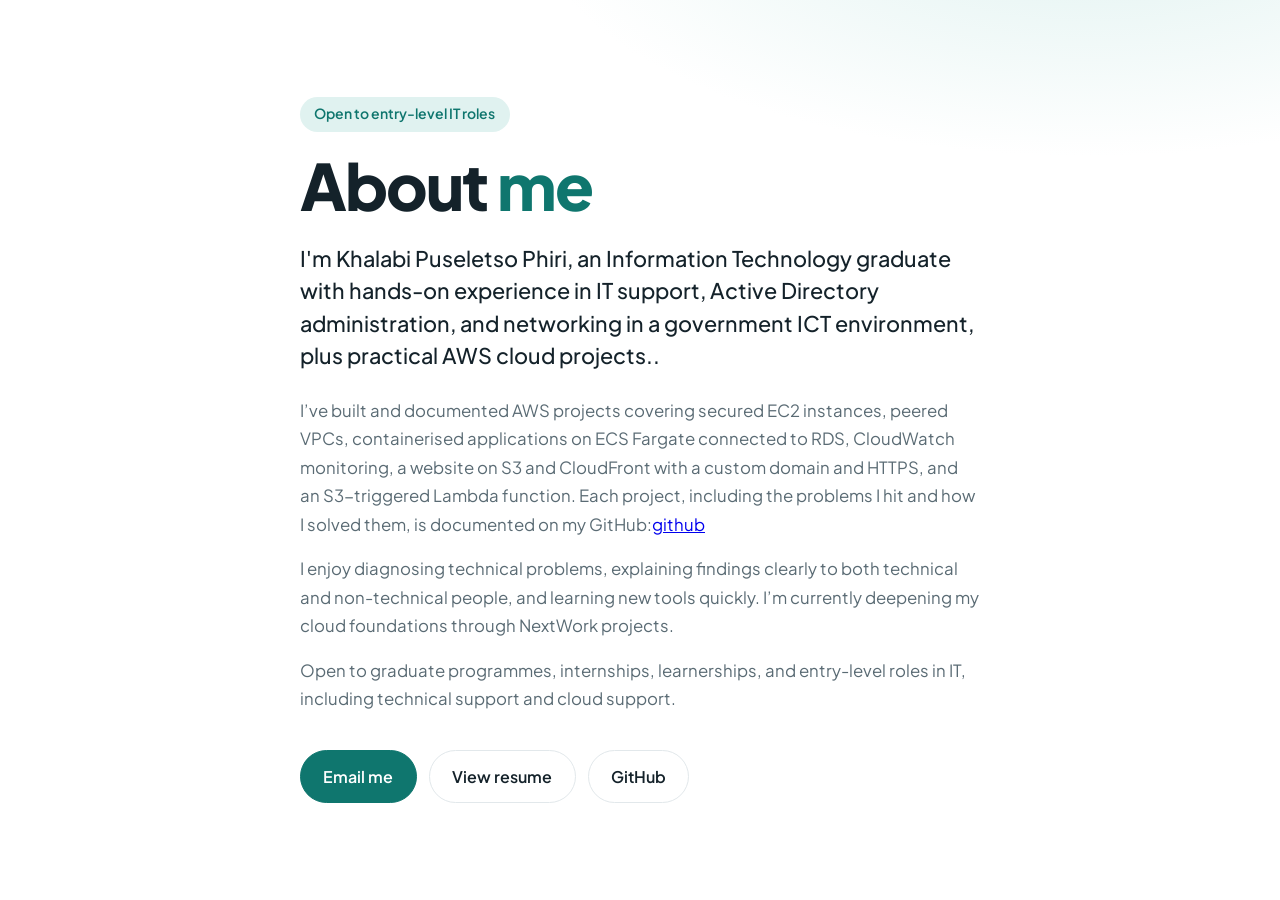
<file: about-me-design/about.html>
<!DOCTYPE html>
<html lang="en">
<head>
  <meta charset="UTF-8">
  <meta name="viewport" content="width=device-width, initial-scale=1">
  <title>About | Khalabi Puseletso Phiri</title>
  <meta name="description" content="About Khalabi Puseletso Phiri: Information Technology graduate with IT support, Active Directory, networking and hands-on AWS cloud experience.">
  <link rel="preconnect" href="https://fonts.googleapis.com">
  <link rel="preconnect" href="https://fonts.gstatic.com" crossorigin>
  <link href="https://fonts.googleapis.com/css2?family=Plus+Jakarta+Sans:wght@400;500;600;800&display=swap" rel="stylesheet">
  <link rel="stylesheet" href="about.css">
</head>
<body>

  <main class="about">
    <p class="badge">Open to entry-level IT roles</p>

    <h1>About <span>me</span></h1>

    <p class="lead">I'm Khalabi Puseletso Phiri, an Information Technology graduate with hands-on experience in IT support, Active Directory administration, and networking in a government ICT environment, plus practical AWS cloud projects..</p>

    <p>I’ve built and documented AWS projects covering secured EC2 instances, peered VPCs, containerised applications on ECS Fargate connected to RDS, CloudWatch monitoring, a website on S3 and CloudFront with a custom domain and HTTPS, and an S3-triggered Lambda function. Each project, including the problems I hit and how I solved them, is documented on my GitHub:<a href="github.com/PuseletsoPhiri/aws-cloud-portfolio">github</a></p>

    <p>I enjoy diagnosing technical problems, explaining findings clearly to both technical and non-technical people, and learning new tools quickly. I’m currently deepening my cloud foundations through NextWork projects.</p>

    <p>Open to graduate programmes, internships, learnerships, and entry-level roles in IT, including technical support and cloud support.</p>

    <div class="actions">
      <a class="btn primary" href="mailto:khalabiphiri@protonmail.com">Email me</a>
      <a class="btn" href="index.html">View resume</a>
      <a class="btn" href="https://github.com/PuseletsoPhiri" target="_blank" rel="noopener noreferrer">GitHub</a>
    </div>
  </main>

</body>
</html>
</file>
<file: about-me-design/about.css>
:root {
  --bg: #ffffff;
  --text: #14222a;
  --muted: #5a6b74;
  --border: #e2e8eb;
  --accent: #0f766e;
  --accent-hover: #115e59;
  --accent-soft: #e0f2f0;
  --on-accent: #ffffff;
  --font: "Plus Jakarta Sans", system-ui, -apple-system, "Segoe UI", Roboto, Arial, sans-serif;
}

@media (prefers-color-scheme: dark) {
  :root {
    --bg: #0d1519;
    --text: #e8eff1;
    --muted: #9bacb3;
    --border: #253640;
    --accent: #2dd4bf;
    --accent-hover: #5eead4;
    --accent-soft: #123a3a;
    --on-accent: #06201e;
  }
}

* {
  box-sizing: border-box;
}

body {
  display: grid;
  place-items: center;
  min-height: 100vh;
  margin: 0;
  padding: 2rem 1.5rem;
  background:
    radial-gradient(50rem 22rem at 85% -10%, var(--accent-soft), transparent 70%),
    var(--bg);
  color: var(--text);
  font-family: var(--font);
  line-height: 1.7;
  -webkit-font-smoothing: antialiased;
}

h1, p {
  margin: 0;
}

.about {
  width: 100%;
  max-width: 680px;
}

.badge {
  display: inline-block;
  margin-bottom: 1.25rem;
  padding: 0.35rem 0.9rem;
  border-radius: 999px;
  background: var(--accent-soft);
  color: var(--accent);
  font-size: 0.875rem;
  font-weight: 600;
}

h1 {
  font-size: clamp(2.5rem, 8vw, 4rem);
  font-weight: 800;
  line-height: 1.05;
  letter-spacing: -0.03em;
}

h1 span {
  color: var(--accent);
}

.lead {
  margin: 1.5rem 0;
  font-size: clamp(1.15rem, 3vw, 1.35rem);
  font-weight: 500;
  line-height: 1.5;
}

.lead + p,
p + p {
  margin-top: 1rem;
}

.about > p:not(.badge):not(.lead) {
  color: var(--muted);
  font-size: 1.05rem;
}

.actions {
  display: flex;
  flex-wrap: wrap;
  gap: 0.75rem;
  margin-top: 2.25rem;
}

.btn {
  display: inline-block;
  padding: 0.75rem 1.4rem;
  border: 1px solid var(--border);
  border-radius: 999px;
  color: var(--text);
  font-weight: 600;
  text-decoration: none;
  transition: transform 0.15s, border-color 0.15s;
}

.btn:hover {
  border-color: var(--accent);
  transform: translateY(-2px);
}

.btn.primary {
  border-color: var(--accent);
  background: var(--accent);
  color: var(--on-accent);
}

.btn.primary:hover {
  border-color: var(--accent-hover);
  background: var(--accent-hover);
}

.btn:focus-visible {
  outline: 2px solid var(--accent);
  outline-offset: 3px;
}

@media (prefers-reduced-motion: reduce) {
  .btn {
    transition: none;
  }
}
</file>
